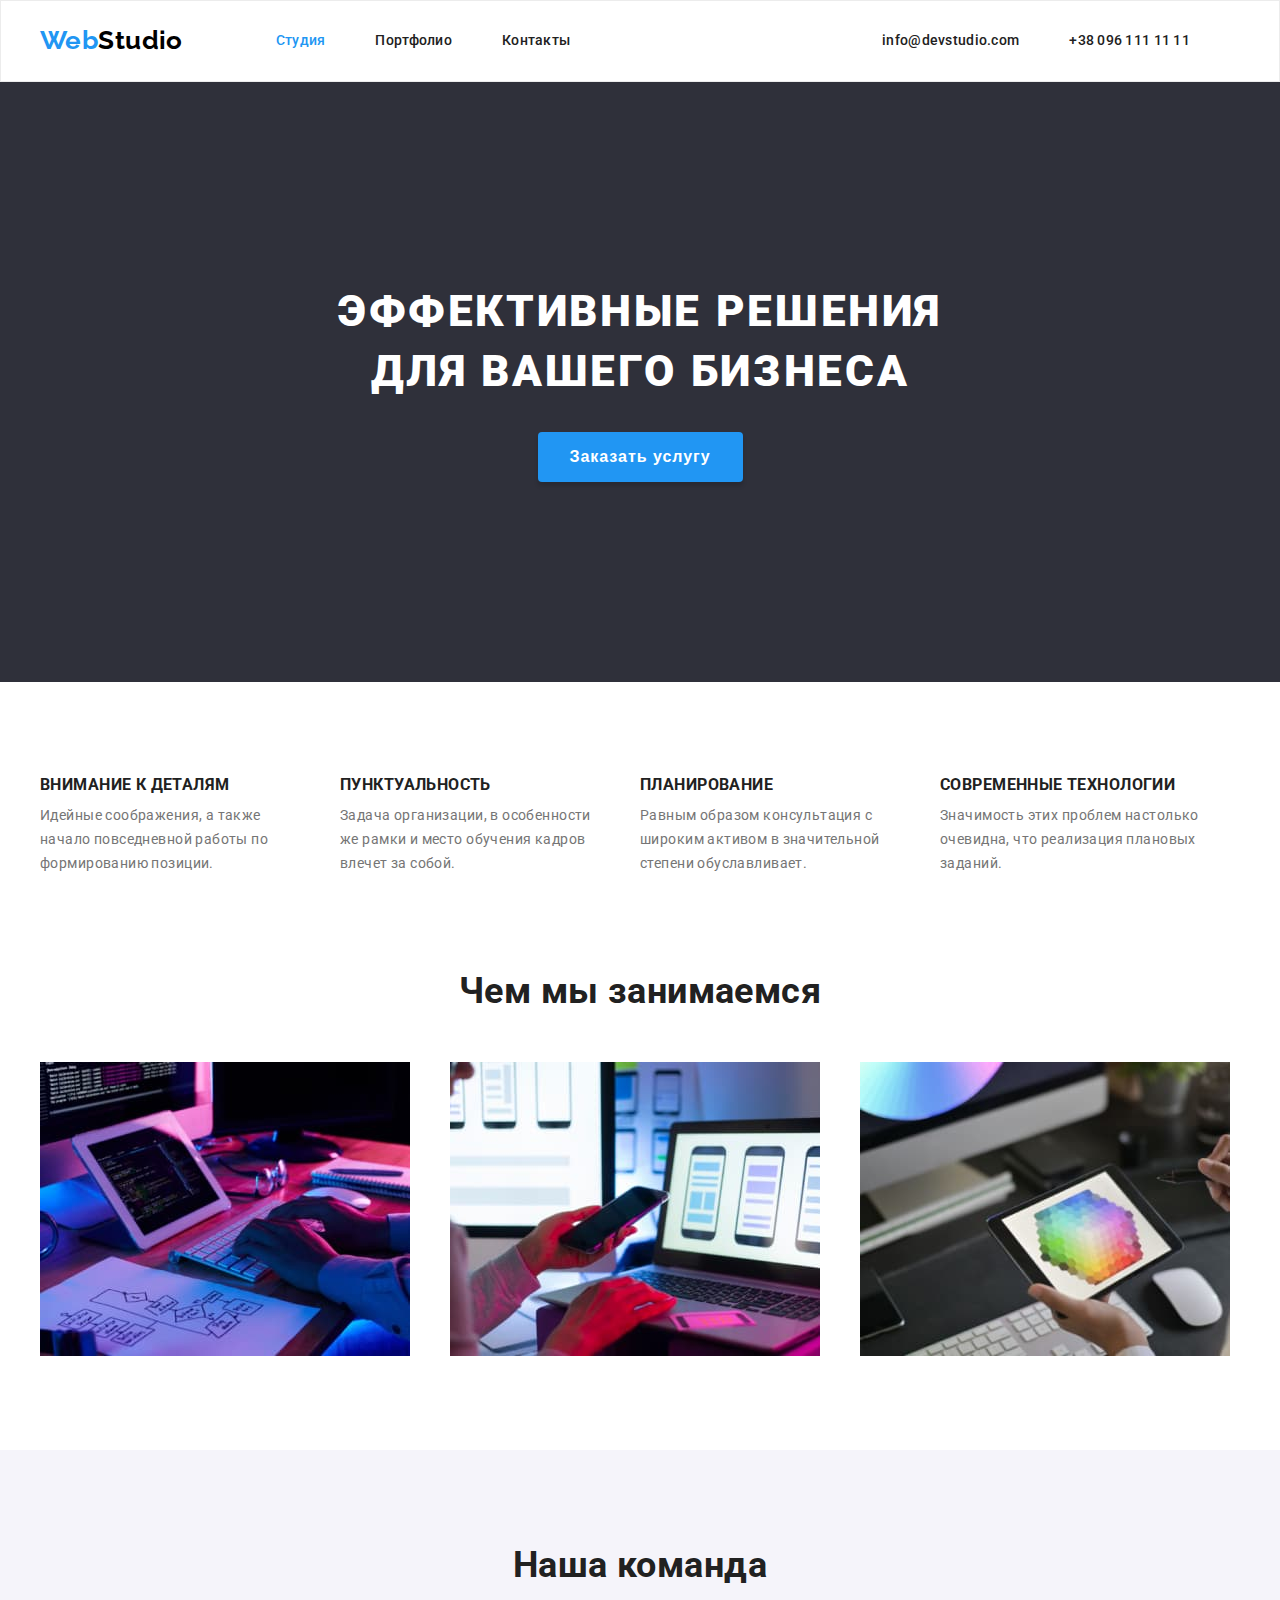
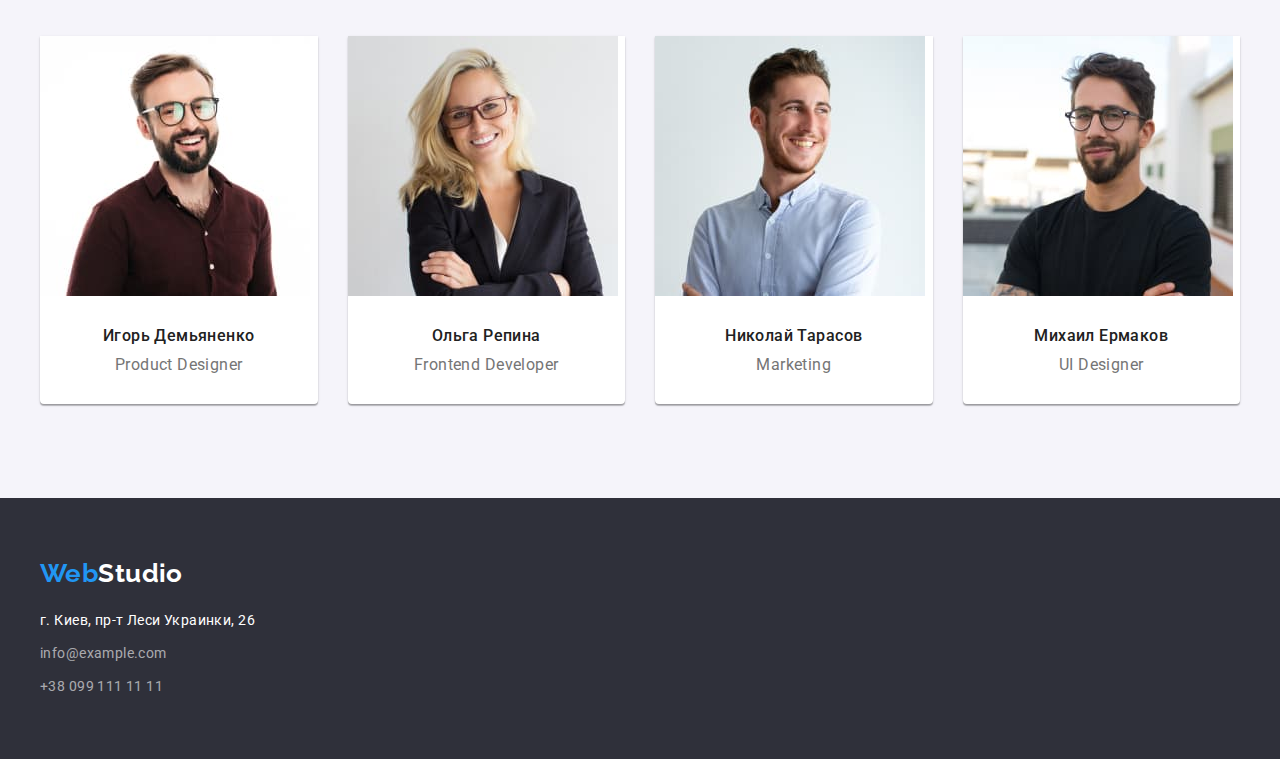
<file: index.html>
<!DOCTYPE html>
<html lang="ru">
<head>
    <meta charset="UTF-8">
    <meta http-equiv="X-UA-Compatible" content="IE=edge">
    <meta name="viewport" content="width=device-width, initial-scale=1.0">
    <title>Document</title>
    <link rel="preconnect" href="https://fonts.gstatic.com">
    <link href="https://fonts.googleapis.com/css2?family=Raleway:wght@700&family=Roboto:wght@400;500;700;900&display=swap"
        rel="stylesheet">
    <link rel="stylesheet" href="https://cdnjs.cloudflare.com/ajax/libs/modern-normalize/1.0.0/modern-normalize.min.css"
        integrity="sha512-ISS7cAi1PEhQ8jnbJpJZMd29NlhNj4AWYyLOSp2CE/CsHxTCu+r+t0D2yoJudVrd0/8fTVPUVDzY5Tvli75u/g=="
        crossorigin="anonymous" />
    <link rel="stylesheet" href="./css/styles.css"> 
</head>
<body>
    <!--HEADER-->
   <header class="head">
       <div class="container header-container">
       <nav class="head-nav">
       <a class="head-nav-logo-link link" href="./index.html"><span class="logo-left">Web</span>Studio</a>
       <ul class="head-menu-list list">
           <li class="head-menu-item">
               <a class="head-menu-link link studio" href="./index.html">Студия</a>
            </li>
           <li class="head-menu-item">
               <a class="head-menu-link link"  href="./portfolio.html" >Портфолио</a>
            </li>
           <li class="head-menu-item">
               <a class="head-menu-link link" href="">Контакты</a>
            </li>
       </ul>
       </nav>
       <ul class="head-menu-contact-list list">
           <li class="head-menu-contact-item">
               <a class="head-contact-link mail link" href="mailto:info@devstudio.com">info@devstudio.com</a></li>
           <li class="head-menu-contact-item">
               <a class="head-contact-link tel link" href="tel:+380961111111">+38 096 111 11 11</a></li>
       </ul>
    </div>
   </header>
    <!--HERO-->
   <section class="hero">
       <div class="hero-container container">
       <h1 class="hero-title">Эффективные решения <br> для вашего бизнеса</h1>
       <button class="modal-btn" type="button">Заказать услугу</button>
    </div>
   </section>
   <!--WHYUS-->
   <section class="whyus section">
       <div class="container">
       <h2 class="visually-hidden">Почему выбирают WebStudio</h2>
       <ul class="whyus-menu-list list">
           <li class="whyus-menu-item">
               <h3 class="whyus-menu-item-title">Внимание к деталям</h3>
                <p class="whyus-menu-item-description">
                   Идейные соображения, а также начало повседневной работы по формированию позиции.</p>
           </li>
           <li class="whyus-menu-item">
               <h3 class="whyus-menu-item-title">Пунктуальность</h3>
               <p class="whyus-menu-item-description">
                   Задача организации, в особенности же рамки и место обучения кадров влечет за собой.</p>
           </li>
           <li class="whyus-menu-item">
               <h3 class="whyus-menu-item-title">Планирование</h3>
               <p class="whyus-menu-item-description">
                   Равным образом консультация с широким активом в значительной степени обуславливает.</p>
           </li>
           <li class="whyus-menu-item">
               <h3 class="whyus-menu-item-title">Современные технологии</h3>
               <p class="whyus-menu-item-description">
                   Значимость этих проблем настолько очевидна, что реализация плановых заданий.</p>
           </li>
       </ul>
    </div>
   </section>
   <!--WHATWEDO-->
   <section class="whatwedo section">
       <div class="container">
       <h2 class="section-title">Чем мы занимаемся</h2>
       <ul class="whatwedo-menu list">
           <li class="whatwedo-menu-item">
               <img class="whatwedo-menu-img" src="./images/whatswedo/code.jpg" 
               alt="Пишем код" width="370" height="294">
            </li>
           <li class="whatwedo-menu-item">
               <img class="whatwedo-menu-img" src="./images/whatswedo/design.jpg" 
               alt="Разрабатываем дизайн" width="370" height="294">
            </li>
           <li class="whatwedo-menu-item">
               <img class="whatwedo-menu-img" src="./images/whatswedo/application.jpg" 
               alt="Разрабатываем приложения" width="370" height="294">
            </li>
       </ul>
    </div>
   </section>
   <!--ABOUTUS-->
   <section class="aboutus section">
       <div class="aboutus-container container">
       <h2 class="section-title">Наша команда</h2>
       <ul class="aboutus-menu list">
           <li class="aboutus-menu-item">
               <img class="aboutus-menu-img" src="./images/ourcomand/demyanenko.jpg" 
               alt="Игорь Демьяненко" width="270" height="260">
                <div class="aboutus-menu-title-div"><h3 class="aboutus-menu-title">Игорь Демьяненко</h3>
                <p class="aboutus-menu-description" lang="en">Product Designer</p></div>
           </li>
           <li class="aboutus-menu-item">
               <img class="aboutus-menu-img" src="./images/ourcomand/repina.jpg" 
               alt="Ольга Репина" width="270" height="260">
                <div class="aboutus-menu-title-div"><h3 class="aboutus-menu-title">Ольга Репина</h3>
                <p class="aboutus-menu-description" lang="en">Frontend Developer</p></div>
           </li>
           <li class="aboutus-menu-item">
               <img class="aboutus-menu-img" src="./images/ourcomand/tarasov.jpg" 
               alt="Николай Тарасов" width="270" height="260">
                <div class="aboutus-menu-title-div"><h3 class="aboutus-menu-title">Николай Тарасов</h3>
                <p class="aboutus-menu-description" lang="en">Marketing</p></div>
           </li>
           <li class="aboutus-menu-item"> 
               <img class="aboutus-menu-img" src="./images/ourcomand/ermakov.jpg" 
               alt="Михаил Ермаков" width="270" height="260">
                <div class="aboutus-menu-title-div"><h3 class="aboutus-menu-title">Михаил Ермаков</h3>
               <p class="aboutus-menu-description" lang="en">UI Designer</p></div>
           </li>
       </ul>
    </div>
   </section>
   <!--FOOTER-->
   <footer class="footer">
       <div class="footer-container container">
       <div class="logo-container"><a class="footer-logo-link link" href="./index.html"><span class="logo-left">Web</span>Studio</a></div>
       <address class="adress">
           <ul class="adress-menu list">
               <li class="adress-menu-item">
                   <a class="adress-menu-link-adress link" href="https://goo.gl/maps/RVVmSsRzrqhbvV9VA" 
                   target="_blank" rel="noreferrer noopener">
                        г. Киев, пр-т Леси Украинки, 26</a>
               </li>
               <li class="adress-menu-item">
                   <a class="adress-menu-link link" href="mailto:info@example.com">
                       info@example.com</a>
               </li>
               <li class="adress-menu-item">
                   <a class="adress-menu-link link" href="tel:+380991111111">
                       +38 099 111 11 11</a>
               </li>
           </ul>
       </address>
    </div>
   </footer>
</body>
</html>
</file>
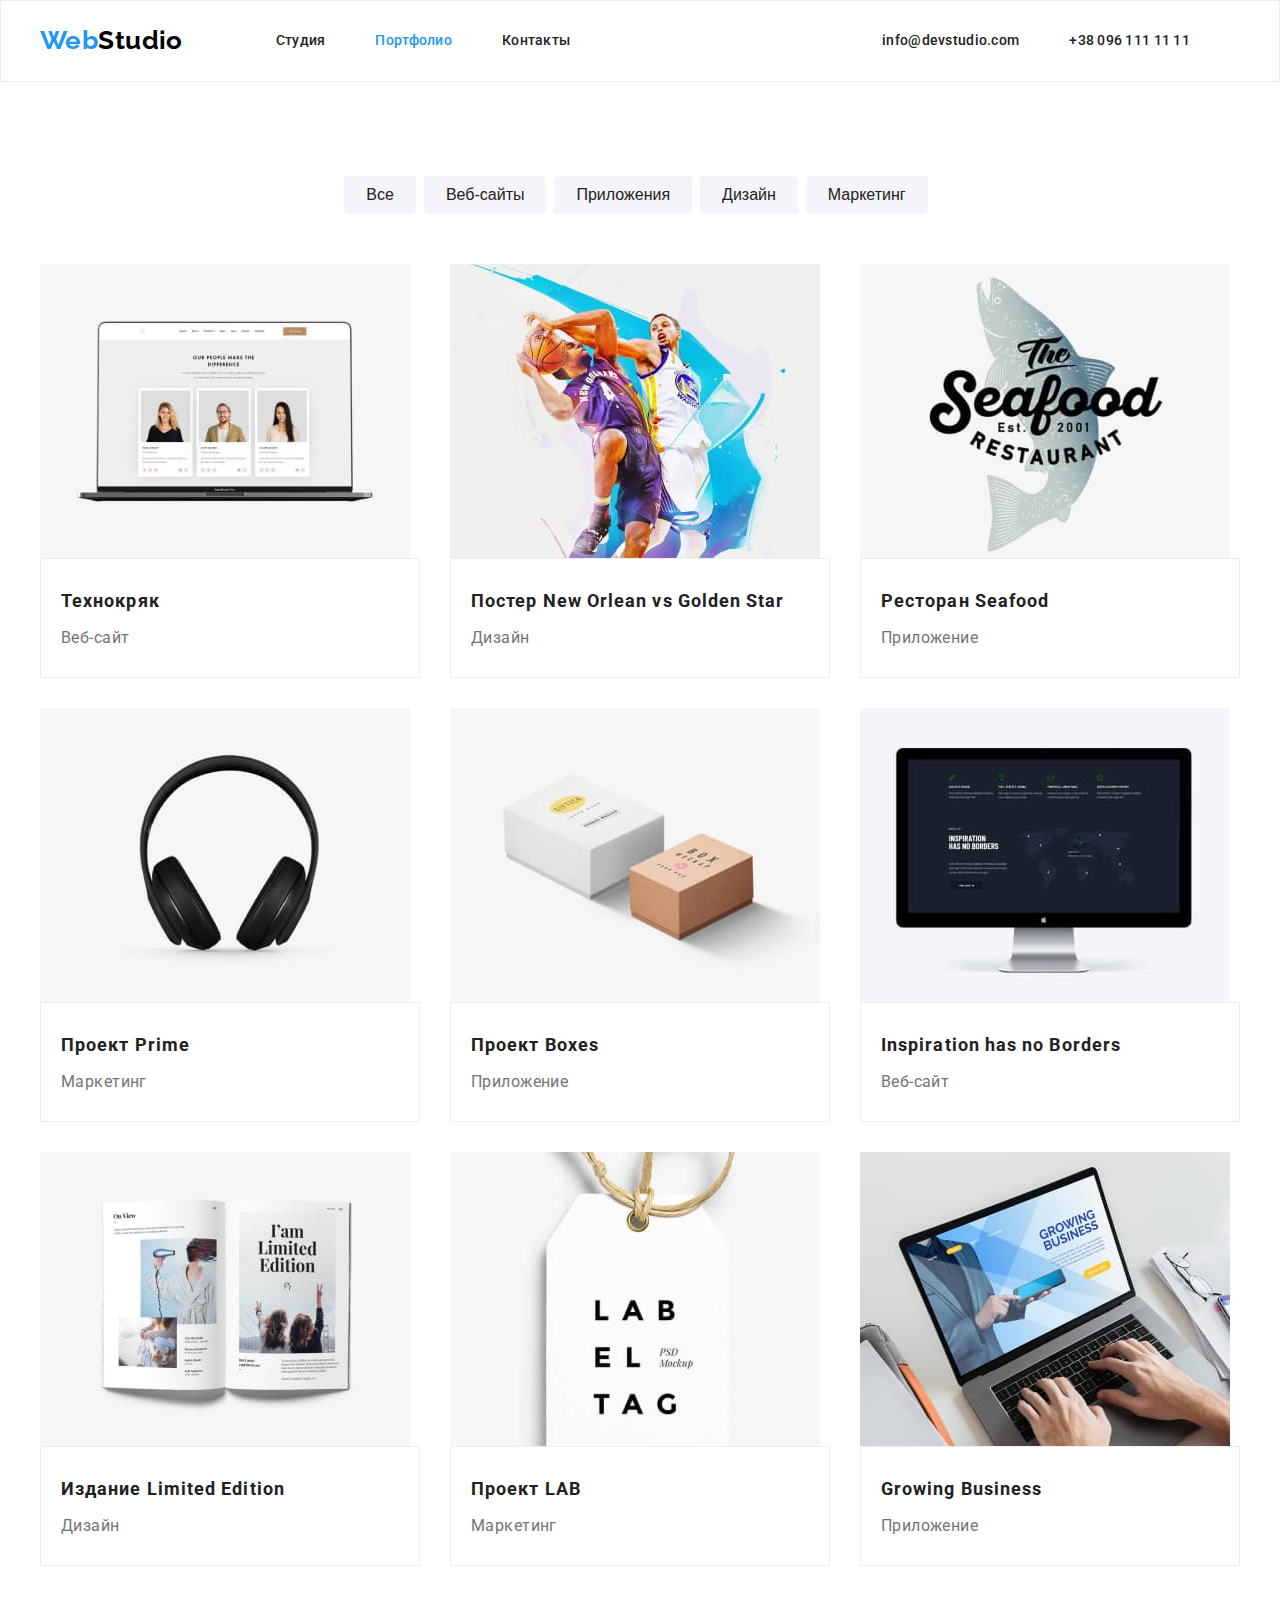
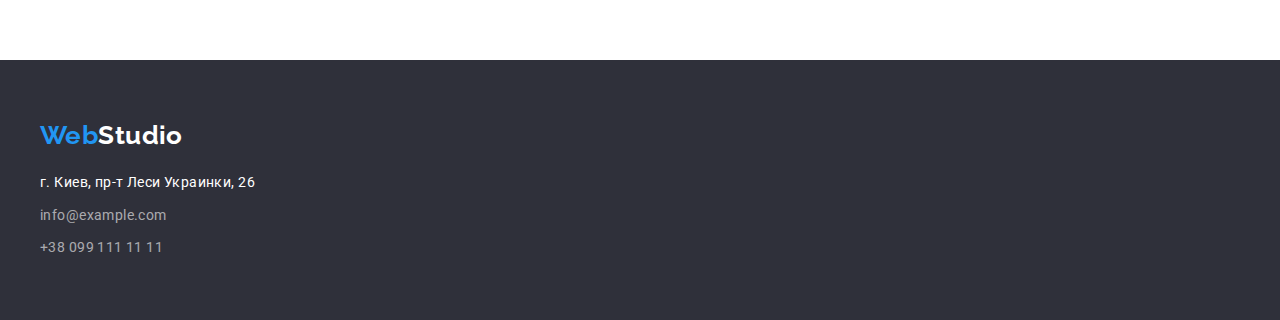
<file: portfolio.html>
<!DOCTYPE html>
<html lang="ru">

<head>
    <meta charset="UTF-8">
    <meta http-equiv="X-UA-Compatible" content="IE=edge">
    <meta name="viewport" content="width=device-width, initial-scale=1.0">
    <title>Document</title>
    <link rel="preconnect" href="https://fonts.gstatic.com">
    <link href="https://fonts.googleapis.com/css2?family=Raleway:wght@700&family=Roboto:wght@400;500;700;900&display=swap" rel="stylesheet">
    <link rel="stylesheet" href="https://cdnjs.cloudflare.com/ajax/libs/modern-normalize/1.0.0/modern-normalize.min.css"
        integrity="sha512-ISS7cAi1PEhQ8jnbJpJZMd29NlhNj4AWYyLOSp2CE/CsHxTCu+r+t0D2yoJudVrd0/8fTVPUVDzY5Tvli75u/g=="
        crossorigin="anonymous" />
    <link rel="stylesheet" href="./css/styles.css">
</head>

<body>
    <!--HEADER-->
    <header class="head">
        <div class="container header-container">
            <nav class="head-nav">
                <a class="head-nav-logo-link link" href="./index.html"><span class="logo-left">Web</span>Studio</a>
                <ul class="head-menu-list list">
                    <li class="head-menu-item">
                        <a class="head-menu-link link " href="./index.html">Студия</a>
                    </li>
                    <li class="head-menu-item">
                        <a class="head-menu-link link portfolio" href="./portfolio.html">Портфолио</a>
                    </li>
                    <li class="head-menu-item">
                        <a class="head-menu-link link" href="">Контакты</a>
                    </li>
                </ul>
            </nav>
            <ul class="head-menu-contact-list list">
                <li class="head-menu-contact-item">
                    <a class="head-contact-link mail link" href="mailto:info@devstudio.com">info@devstudio.com</a>
                </li>
                <li class="head-menu-contact-item">
                    <a class="head-contact-link tel link" href="tel:+380961111111">+38 096 111 11 11</a>
                </li>
            </ul>
        </div>
    </header>   
    <!--HERO PORTFOLIO-->
     <section class="portfolio-section section">
         <div class="container">
        <h1 class="visually-hidden">Навигационное меню</h1>
        <ul class="hero-portfolio-menu-list list">
            <li class="hero-portfolio-menu-item">
                <button class="modal-btn-portfolio" type="button">Все</button>
            </li>
            <li class="hero-portfolio-menu-item">
                <button class="modal-btn-portfolio" type="button">Веб-сайты</button>
            </li>
            <li class="hero-portfolio-menu-item">
                <button class="modal-btn-portfolio" type="button">Приложения</button>
            </li>
            <li class="hero-portfolio-menu-item">
                <button class="modal-btn-portfolio" type="button">Дизайн</button>
            </li>
            <li class="hero-portfolio-menu-item">
                <button class="modal-btn-portfolio" type="button">Маркетинг</button>
            </li>
        </ul>
    <!--WORK EXAMPLES-->
        <h2 class="visually-hidden">Примеры работ</h2>
        <ul class="example-list list">
            <li class="example-menu-item">
                <img class="example-menu-img" src="./images/portfolio/techcrack.jpg" alt="Технокряк" width="370" height="294">
                <div class="border-example-menu"><h2 class="example-menu-title">Технокряк</h2>
                <p class="example-menu-description">Веб-сайт</p></div>
            </li>
            <li class="example-menu-item">
                <img class="example-menu-img" src="./images/portfolio/orleanvsgolden.jpg" alt="Постер New Orlean vs Golden Star" width="370" height="294">
                <div class="border-example-menu"><h2 class="example-menu-title">Постер New Orlean vs Golden Star</h2>
                <p class="example-menu-description">Дизайн</p></div>
            </li>
            <li class="example-menu-item">
                <img class="example-menu-img" src="./images/portfolio/seafood.jpg" alt="Ресторан Seafood" width="370" height="294">
                <div class="border-example-menu"><h2 class="example-menu-title">Ресторан Seafood</h2>
                <p class="example-menu-description">Приложение</p></div>
            </li>
            <li class="example-menu-item">
                <img class="example-menu-img" src="./images/portfolio/prime.jpg" alt="Проект Prime" width="370" height="294">
                <div class="border-example-menu"><h2 class="example-menu-title">Проект Prime</h2>
                <p class="example-menu-description">Маркетинг</p></div>
            </li>
            <li class="example-menu-item">
                <img class="example-menu-img" src="./images/portfolio/boxes.jpg" alt="Проект Boxes" width="370" height="294">
                <div class="border-example-menu"><h2 class="example-menu-title">Проект Boxes</h2>
                <p class="example-menu-description">Приложение</p></div>
            </li>
            <li class="example-menu-item">
                <img class="example-menu-img" src="./images/portfolio/inspiration.jpg" alt="Inspiration has no Borders" width="370" height="294">
                <div class="border-example-menu"><h2 class="example-menu-title" lang="en">Inspiration has no Borders</h2>
                <p class="example-menu-description">Веб-сайт</p></div>
            </li>
            <li class="example-menu-item">
                <img class="example-menu-img" src="./images/portfolio/limited.jpg" alt="Издание Limited Edition" width="370" height="294">
                <div class="border-example-menu"><h2 class="example-menu-title">Издание Limited Edition</h2>
                <p class="example-menu-description">Дизайн</p></div>
            </li>
            <li class="example-menu-item">
                <img class="example-menu-img" src="./images/portfolio/projectlab.jpg" alt="Проект LAB" width="370" height="294">
                <div class="border-example-menu"><h2 class="example-menu-title">Проект LAB</h2>
                <p class="example-menu-description">Маркетинг</p></div>
            </li>
            <li class="example-menu-item">
                <img class="example-menu-img" src="./images/portfolio/business.jpg" alt="Growing Business" width="370" height="294">
                <div class="border-example-menu"><h2 class="example-menu-title" lang="en">Growing Business</h2>
                <p class="example-menu-description">Приложение</p></div>
            </li>
        </ul>
        </div>
    </section>
    <!--FOOTER-->
    <footer class="footer">
        <div class="footer-container container">
            <div class="logo-container"><a class="footer-logo-link link" href="./index.html"><span
                        class="logo-left">Web</span>Studio</a></div>
            <address class="adress">
                <ul class="adress-menu list">
                    <li class="adress-menu-item">
                        <a class="adress-menu-link-adress link" href="https://goo.gl/maps/RVVmSsRzrqhbvV9VA" target="_blank"
                            rel="noreferrer noopener">
                            г. Киев, пр-т Леси Украинки, 26</a>
                    </li>
                    <li class="adress-menu-item">
                        <a class="adress-menu-link link" href="mailto:info@example.com">
                            info@example.com</a>
                    </li>
                    <li class="adress-menu-item">
                        <a class="adress-menu-link link" href="tel:+380991111111">
                            +38 099 111 11 11</a>
                    </li>
                </ul>
            </address>
        </div>
    </footer>
    </body>
    
    </html>
</file>
<file: css/styles.css>
:root {
  --main-font: "Roboto", sans-serif;
  --secondary-font: "Raleway", sans-serif;
  --accent-color: #2196f3;
  --main-background-color: #ffffff;
  --main-text-color: #212121;
  --secondary-text-color: #757575;
  --nav-link-color: #000000;
  --footer-background-color: #2f303a;
  --btn-hover-color: #188ce8;
  --adress-link-color: rgba(255, 255, 255, 0.6);
  --aboutus-background-color: #f5f4fa;
}

h1,
h2,
h3,
h4,
h5,
h6,
p {
  margin-top: 0;
  margin-bottom: 0;
}

ul,
ol {
  margin-top: 0;
  margin-bottom: 0;
  padding-left: 0;
}

img {
  display: block;
}
.list {
  list-style: none;
}

.link {
  text-decoration: none;
  color: var(--main-text-color);
}

.section {
  padding-top: 94px;
  padding-bottom: 94px;
  
}

.container {
  width: 1200px;
  padding-left: 15px;
  padding-right: 15px;
  margin: 0 auto;
}

body {
  font-family: var(--main-font);
  background-color: var(--main-background-color);
  color: var(--main-text-color);
  font-size: 14px;
  letter-spacing: 0.03em;
  margin: 0 auto;

}
.portfolio,
.studio {
  color: var(--accent-color);
}
.visually-hidden:not(:focus):not(:active) {
  position: absolute;

  width: 1px;
  height: 1px;
  margin: -1px;
  border: 0;
  padding: 0;

  white-space: nowrap;

  clip-path: inset(100%);
  clip: rect(0 0 0 0);
  overflow: hidden;
}
/* ============= COMPONENTS ============= */
.section-title {
  margin-bottom: 50px;
  font-weight: 700;
  font-size: 36px;
  line-height: 1.17;
  text-align: center;
}
/* ============= HEADER ============= */
.header-container {
  display: flex;
  align-items: center;
  
}
.head {
  padding-top: 24px;
  padding-bottom: 25px;
  background-color: var(--main-background-color);
  border: 1px solid #ECECEC;
}
.head-nav {
  display: flex;
  align-items: center;
}
.head-nav-logo-link {
  margin-right: 93px;
  font-family: var(--secondary-font);
  font-weight: 700;
  font-size: 26px;
  line-height: 1.19;
  color: var(--nav-link-color);
}
.logo-left {
  color: var(--accent-color);
}
.head-menu-list {
  display: flex;
  align-items: center;
}
.head-menu-item:not(:last-child) {
  margin-right: 50px;
}
.head-menu-contact-list {
  display: flex;
  align-items: center;
  margin-left: auto;
}
.head-menu-contact-item {
  margin-left: auto;
  margin-right: 50px;
}
.head-menu-link,
.head-contact-link {
  font-weight: 500;
  line-height: 1.14;
  letter-spacing: 0.02em;
}
.head-menu-link:hover,
.head-menu-link:focus,
.head-contact-link:hover,
.head-contact-link:focus {
  color: var(--accent-color);
}
/* ============= HERO ============= */
.hero {
  background-color: var(--footer-background-color);
  padding-top: 200px;
  padding-bottom: 200px;

}  

.hero-container {
  display: flex;
  flex-direction: column;
  align-items: center;
}
.hero-title {
  margin: 0 auto 30px;
  width: 696px;
  font-weight: 900;
  font-size: 44px;
  text-align: center;
  line-height: 1.36;
  letter-spacing: 0.06em;
  text-transform: uppercase;
  color: var(--main-background-color);
}

.modal-btn {
  height: 50px;
  font-weight: 700;
  font-size: 16px;
  line-height: 1.87;
  letter-spacing: 0.06em;
  color: var(--main-background-color);
  background: var(--accent-color);
  cursor: pointer;
  box-shadow: 0px 4px 4px rgba(0, 0, 0, 0.15);
  border-radius: 4px;
  padding: 10px 32px;
  border: 1px;
  
}
.modal-btn:hover,
.modal-btn:focus {
  background: var(--btn-hover-color);
}
/* ============= WHY US ============= */
.whyus {
  padding-bottom: 0;
}
.whyus-menu-list {
  display: flex;  
}
.whyus-menu-item {
  width: 270px;
}
.whyus-menu-item:not(:first-child) {
  margin-left: 30px;
}
.whyus-menu-item-title {
  margin-bottom: 10px;
  font-weight: 700;
  line-height: 1.14;
  text-transform: uppercase;
}
.whyus-menu-item-description {
  line-height: 1.71;
  color: var(--secondary-text-color);
}
/* ============= WHAT WE DO ============= */
.whatwedo-menu {
  display: flex;
  flex-wrap: wrap;
  margin-left: -30px;
  margin-top: -30px;
}
.whatwedo-menu-item {
  flex-basis: calc((100% - 90px) / 3);
  margin-left: 30px;
  margin-top: 30px;
}
/* =============ABOUT US ============= */
.aboutus {
  background-color: var(--aboutus-background-color);
}
.aboutus-menu {
  display: flex;
  flex-wrap: wrap;
  margin-left: -30px;
  margin-top: -30px;
}
.aboutus-menu-item {
  background-color: var(--main-background-color);
  box-shadow: 0px 1px 3px rgba(0, 0, 0, 0.12), 0px 1px 1px rgba(0, 0, 0, 0.14), 0px 2px 1px rgba(0, 0, 0, 0.2);
  border-radius: 0px 0px 4px 4px;
  flex-basis: calc((100% - 120px) / 4);
  margin-left: 30px;
  margin-top: 30px;
}
.aboutus-menu-title-div {
  padding: 30px;
}
.aboutus-menu-title {
  font-weight: 500;
  font-size: 16px;
  line-height: 1.19;
  text-align: center;
  margin-bottom: 10px;
}
.aboutus-menu-description {
  font-size: 16px;
  line-height: 1.19;
  text-align: center;
  color: var(--secondary-text-color);
}

/* =============FOOTER ============= */
.footer {
  background-color: var(--footer-background-color);
  padding-top: 60px;
  padding-bottom: 60px;
}
.footer-logo-link {
  font-family: var(--secondary-font);
  font-weight: 700;
  font-size: 26px;
  line-height: 1.19;
  color: var(--main-background-color);
}
.logo-container {
  margin-bottom: 20px;
}
.adress-menu {
  display: flex;
  flex-direction: column;
  
}
.adress-menu-item:not(:last-child) {
  margin-bottom: 9px;
}
.adress-menu-link-adress {
  font-style: normal;
  line-height: 1.71;
  color: var(--main-background-color);
}
.adress-menu-link {
  font-style: normal;
  line-height: 1.71;
  color: var(--adress-link-color);
}
.adress-menu-link-adress:hover,
.adress-menu-link-adress:focus,
.adress-menu-link:hover,
.adress-menu-link:focus {
  color: var(--accent-color);
}
/* ============= HERO PORTFOLIO============= */

.hero-portfolio-menu-list {
  display: flex;
  margin-bottom: 50px;
  justify-content: center;
}
.hero-portfolio-menu-item {
  margin-right: 8px;
}
.modal-btn-portfolio {
  height: 38px;
  font-weight: 500;
  font-size: 16px;
  line-height: 1.62;
  color: var(--main-text-color);
  background-color: var(--aboutus-background-color);
  cursor: pointer;
  border-radius: 4px;
  border: 1px solid:var(--main-background-color) ;
  padding: 6px 22px;
  box-sizing: border-box;
  
}
.modal-btn-portfolio:hover,
.modal-btn-portfolio:focus {
  background: var(--accent-color);
  color: var(--main-background-color);
}
/* ============= WORK EXAMPLES============= */

.example-list {
  display: flex;
  flex-wrap: wrap;
  margin-left: -30px;
  margin-top: -30px; 
}
.border-example-menu {
  padding: 24px 20px;
  border: 1px solid #EEEEEE;
  box-sizing: border-box;
}
.example-menu-item {
  flex-basis: calc((100% - 90px) / 3);
  margin-left: 30px;
  margin-top: 30px; 
}
.example-menu-title {
  font-weight: 700;
  font-size: 18px;
  line-height: 2;
  letter-spacing: 0.06em;
  margin-bottom: 4px;

}
.example-menu-description {
  font-size: 16px;
  line-height: 1.87;
  color: var(--secondary-text-color);
  
}
</file>
